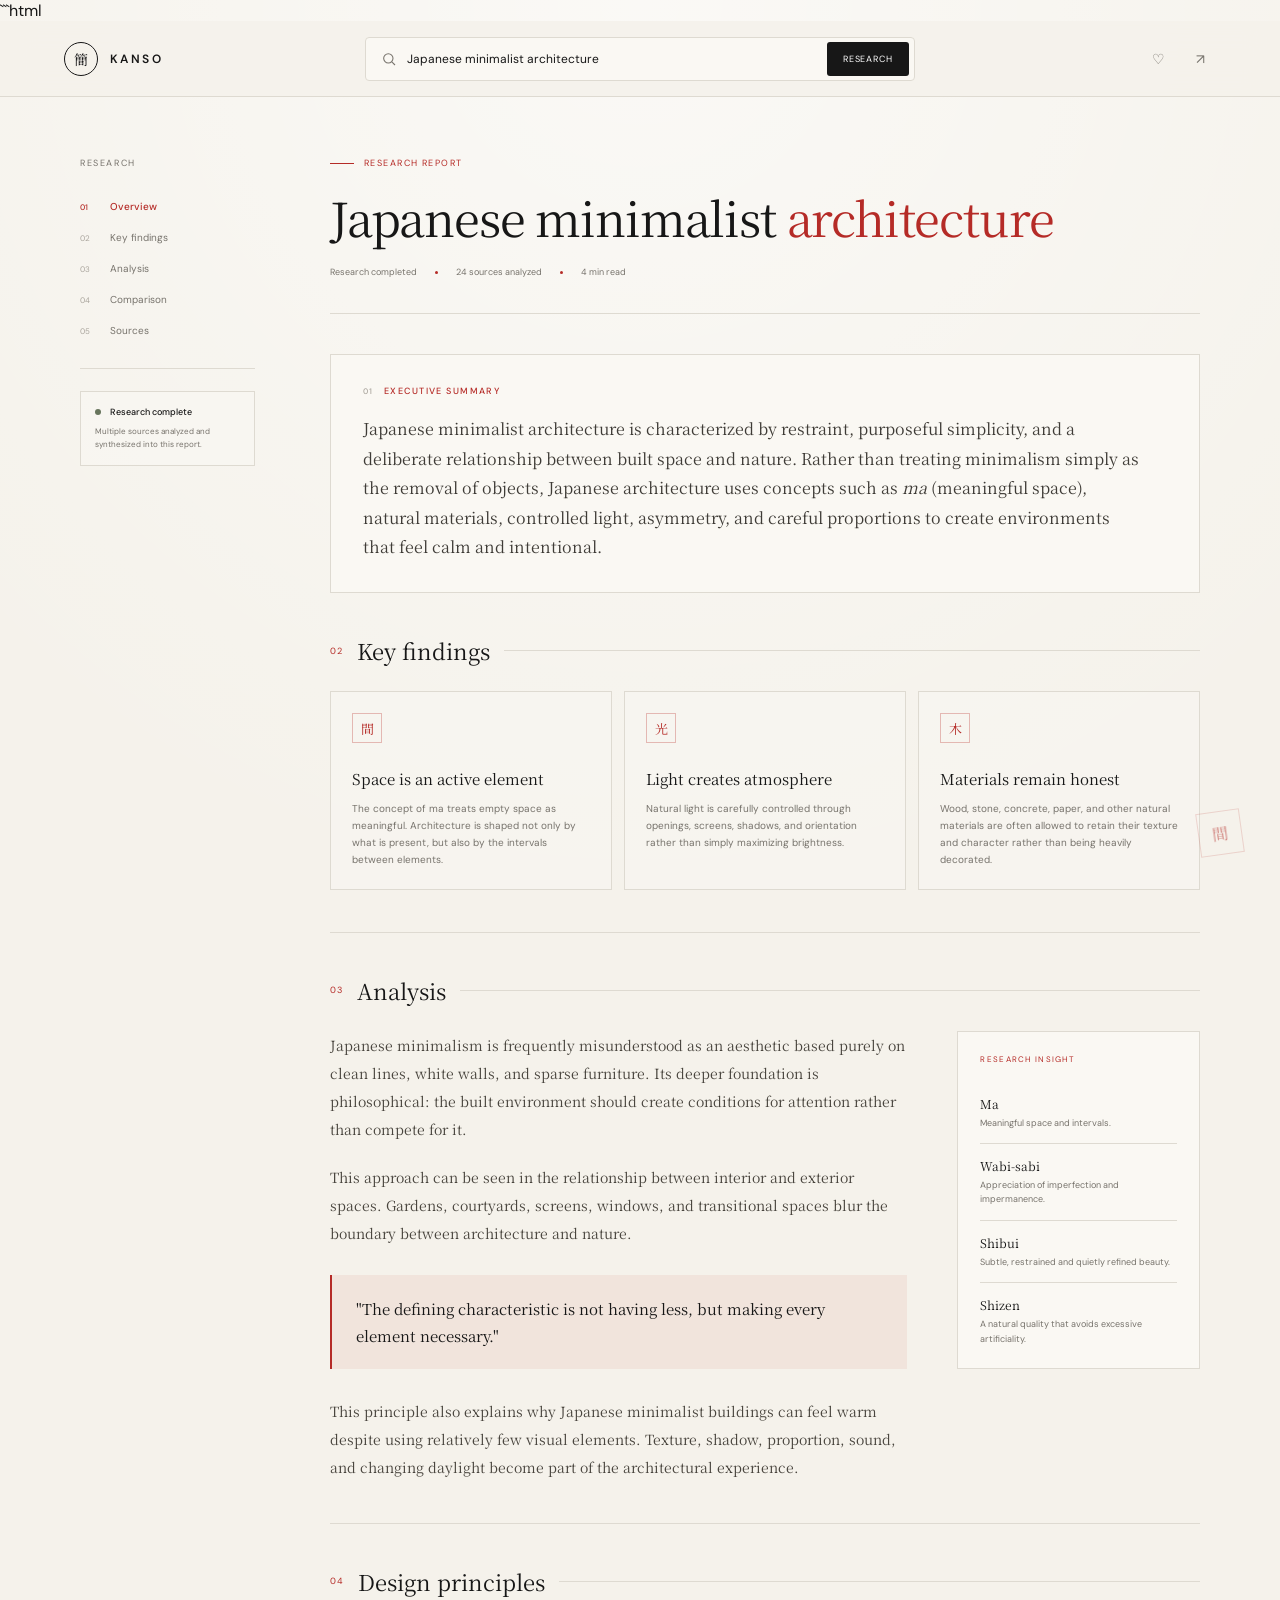
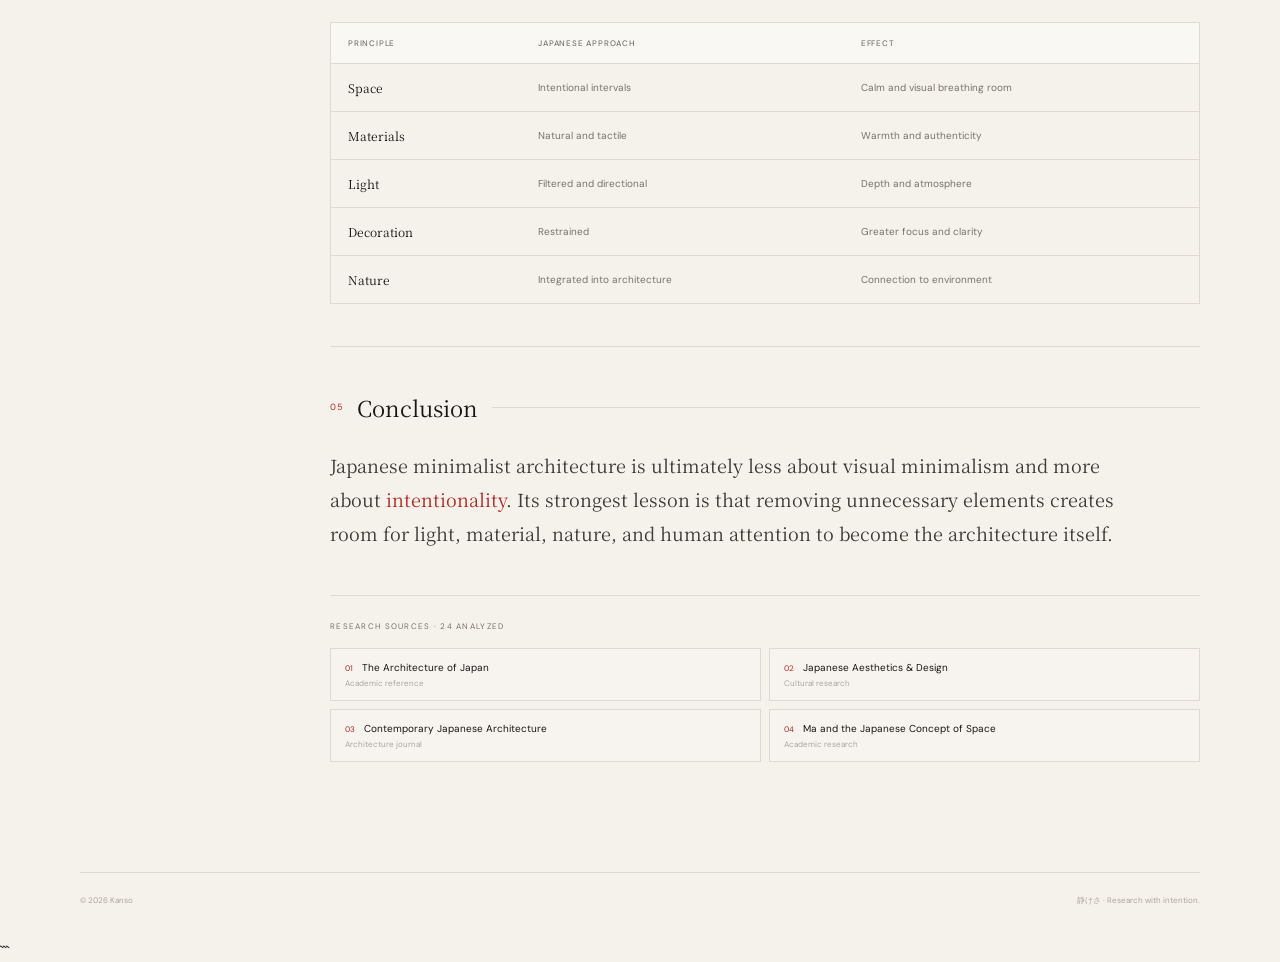
<file: example.html>
```html
<!DOCTYPE html>
<html lang="en">
<head>
  <meta charset="UTF-8">
  <meta name="viewport" content="width=device-width, initial-scale=1.0">

  <title>Kanso — Research</title>

  <link rel="preconnect" href="https://fonts.googleapis.com">
  <link rel="preconnect" href="https://fonts.gstatic.com" crossorigin>

  <link
    href="https://fonts.googleapis.com/css2?family=DM+Sans:wght@400;500;600&family=Noto+Serif+JP:wght@400;500;600&display=swap"
    rel="stylesheet"
  >

  <style>

    /* =========================================
       KANSO
       DIRECT RESEARCH INTERFACE
       ========================================= */

    :root {
      --paper: #f5f2eb;
      --paper-light: #faf8f3;
      --white: #fffefa;

      --ink: #171717;
      --muted: #77736c;
      --soft: #aaa59d;

      --line: #dedad1;

      --red: #b52b27;
      --red-light: rgba(181, 43, 39, 0.07);

      --green: #68755d;

      --serif: "Noto Serif JP", serif;
      --sans: "DM Sans", sans-serif;
    }


    /* =========================================
       RESET
       ========================================= */

    * {
      margin: 0;
      padding: 0;
      box-sizing: border-box;
    }

    html {
      scroll-behavior: smooth;
    }

    body {
      min-height: 100vh;

      background:
        radial-gradient(
          circle at 50% 0%,
          rgba(255,255,255,0.55),
          transparent 35%
        ),
        var(--paper);

      color: var(--ink);

      font-family: var(--sans);

      -webkit-font-smoothing: antialiased;
    }

    button,
    input {
      font: inherit;
    }

    button {
      cursor: pointer;
    }

    a {
      color: inherit;
      text-decoration: none;
    }


    /* =========================================
       HEADER
       ========================================= */

    .header {
      position: sticky;
      top: 0;
      z-index: 20;

      height: 76px;

      display: flex;
      align-items: center;

      padding: 0 5vw;

      background: rgba(245,242,235,0.94);

      backdrop-filter: blur(15px);

      border-bottom: 1px solid var(--line);
    }


    .brand {
      display: flex;
      align-items: center;

      gap: 12px;

      flex-shrink: 0;
    }


    .brand-mark {
      width: 34px;
      height: 34px;

      display: grid;
      place-items: center;

      border: 1px solid var(--ink);
      border-radius: 50%;

      font-family: var(--serif);
      font-size: 14px;
    }


    .brand-name {
      font-size: 12px;
      font-weight: 600;

      letter-spacing: 0.2em;
      text-transform: uppercase;
    }


    /* =========================================
       SEARCH BAR
       ========================================= */

    .search-area {
      position: absolute;

      left: 50%;

      transform: translateX(-50%);

      width: min(550px, 48vw);
    }


    .search-form {
      height: 44px;

      display: flex;
      align-items: center;

      padding: 4px 5px 4px 15px;

      background: var(--paper-light);

      border: 1px solid var(--line);

      border-radius: 4px;

      transition:
        border-color 0.2s ease,
        box-shadow 0.2s ease;
    }


    .search-form:focus-within {
      border-color: #aaa59c;

      box-shadow:
        0 0 0 3px rgba(181,43,39,0.04);
    }


    .search-icon {
      display: flex;

      margin-right: 10px;

      color: var(--muted);
    }


    .search-input {
      flex: 1;

      min-width: 0;

      height: 100%;

      border: 0;
      outline: 0;

      background: transparent;

      color: var(--ink);

      font-size: 12px;
    }


    .search-button {
      height: 34px;

      padding: 0 16px;

      border: 0;
      border-radius: 3px;

      background: var(--ink);

      color: white;

      font-size: 9px;

      letter-spacing: 0.1em;

      text-transform: uppercase;

      transition: background 0.2s ease;
    }


    .search-button:hover {
      background: var(--red);
    }


    /* =========================================
       HEADER ACTIONS
       ========================================= */

    .header-actions {
      margin-left: auto;

      display: flex;
      align-items: center;

      gap: 10px;
    }


    .header-action {
      width: 32px;
      height: 32px;

      display: grid;
      place-items: center;

      border: 1px solid transparent;

      border-radius: 3px;

      background: transparent;

      color: var(--muted);

      font-size: 14px;

      transition:
        border-color 0.2s ease,
        color 0.2s ease;
    }


    .header-action:hover {
      border-color: var(--line);

      color: var(--ink);
    }


    /* =========================================
       MAIN LAYOUT
       ========================================= */

    .page {
      width: min(1120px, 90%);

      margin: 0 auto;

      display: grid;

      grid-template-columns: 175px minmax(0, 1fr);

      gap: 75px;

      padding: 60px 0 100px;
    }


    /* =========================================
       LEFT NAVIGATION
       ========================================= */

    .side-nav {
      position: sticky;

      top: 105px;

      align-self: start;
    }


    .side-label {
      margin-bottom: 22px;

      color: var(--muted);

      font-size: 9px;

      letter-spacing: 0.18em;

      text-transform: uppercase;
    }


    .side-item {
      width: 100%;

      display: flex;
      align-items: center;

      gap: 10px;

      padding: 9px 0;

      border: 0;

      background: transparent;

      color: var(--muted);

      text-align: left;

      font-size: 10px;

      transition: color 0.2s ease;
    }


    .side-item:hover {
      color: var(--ink);
    }


    .side-item.active {
      color: var(--red);

      font-weight: 500;
    }


    .side-number {
      width: 20px;

      color: var(--soft);

      font-size: 8px;
    }


    .side-item.active .side-number {
      color: var(--red);
    }


    .side-divider {
      width: 100%;

      height: 1px;

      margin: 22px 0;

      background: var(--line);
    }


    .research-status {
      padding: 14px;

      border: 1px solid var(--line);

      background: rgba(250,248,243,0.5);
    }


    .status-dot {
      width: 6px;
      height: 6px;

      display: inline-block;

      margin-right: 7px;

      border-radius: 50%;

      background: var(--green);
    }


    .status-title {
      color: var(--ink);

      font-size: 9px;

      font-weight: 500;
    }


    .status-text {
      margin-top: 7px;

      color: var(--muted);

      font-size: 8px;

      line-height: 1.6;
    }


    /* =========================================
       RESEARCH CONTENT
       ========================================= */

    .research {
      min-width: 0;
    }


    /* =========================================
       RESEARCH HEADER
       ========================================= */

    .research-header {
      padding-bottom: 35px;

      border-bottom: 1px solid var(--line);
    }


    .research-label {
      display: flex;
      align-items: center;

      gap: 10px;

      margin-bottom: 17px;

      color: var(--red);

      font-size: 9px;

      letter-spacing: 0.16em;

      text-transform: uppercase;
    }


    .research-label::before {
      content: "";

      width: 24px;
      height: 1px;

      background: var(--red);
    }


    .research-title {
      max-width: 850px;

      font-family: var(--serif);

      font-size: clamp(30px, 4vw, 47px);

      font-weight: 400;

      line-height: 1.3;

      letter-spacing: -0.025em;
    }


    .research-title span {
      color: var(--red);
    }


    .research-meta {
      display: flex;

      align-items: center;

      gap: 18px;

      margin-top: 19px;

      color: var(--muted);

      font-size: 9px;
    }


    .meta-divider {
      width: 3px;
      height: 3px;

      border-radius: 50%;

      background: var(--red);
    }


    /* =========================================
       EXECUTIVE SUMMARY
       ========================================= */

    .summary {
      margin-top: 40px;

      padding: 30px 32px;

      border: 1px solid var(--line);

      background: var(--paper-light);
    }


    .summary-heading {
      display: flex;

      align-items: center;

      gap: 10px;

      margin-bottom: 17px;

      color: var(--red);

      font-size: 9px;

      font-weight: 500;

      letter-spacing: 0.16em;

      text-transform: uppercase;
    }


    .summary-heading::before {
      content: "01";

      color: var(--soft);

      font-size: 8px;
    }


    .summary p {
      max-width: 780px;

      color: #3e3b36;

      font-family: var(--serif);

      font-size: 16px;

      line-height: 1.85;
    }


    /* =========================================
       KEY FINDINGS
       ========================================= */

    .section {
      padding: 42px 0;

      border-bottom: 1px solid var(--line);
    }


    .section-heading {
      display: flex;

      align-items: center;

      gap: 14px;

      margin-bottom: 25px;
    }


    .section-number {
      color: var(--red);

      font-size: 9px;

      letter-spacing: 0.1em;
    }


    .section-heading h2 {
      font-family: var(--serif);

      font-size: 22px;

      font-weight: 400;
    }


    .section-line {
      flex: 1;

      height: 1px;

      background: var(--line);
    }


    /* FINDINGS GRID */

    .findings {
      display: grid;

      grid-template-columns: repeat(3, 1fr);

      gap: 12px;
    }


    .finding {
      min-height: 190px;

      padding: 21px;

      border: 1px solid var(--line);

      background: rgba(250,248,243,0.5);
    }


    .finding-symbol {
      width: 30px;
      height: 30px;

      display: grid;
      place-items: center;

      margin-bottom: 25px;

      border: 1px solid rgba(181,43,39,0.3);

      color: var(--red);

      font-family: var(--serif);

      font-size: 13px;
    }


    .finding h3 {
      margin-bottom: 9px;

      font-family: var(--serif);

      font-size: 15px;

      font-weight: 400;

      line-height: 1.5;
    }


    .finding p {
      color: var(--muted);

      font-size: 10px;

      line-height: 1.7;
    }


    /* =========================================
       DETAILED ANALYSIS
       ========================================= */

    .analysis {
      display: grid;

      grid-template-columns: 1fr 0.42fr;

      gap: 50px;
    }


    .analysis-text p {
      margin-bottom: 20px;

      color: #49453e;

      font-family: var(--serif);

      font-size: 14px;

      line-height: 2;
    }


    .analysis-text p:last-child {
      margin-bottom: 0;
    }


    .highlight {
      margin: 28px 0;

      padding: 20px 24px;

      border-left: 2px solid var(--red);

      background: var(--red-light);
    }


    .highlight p {
      margin: 0;

      color: var(--ink);

      font-family: var(--serif);

      font-size: 15px;

      line-height: 1.8;
    }


    /* =========================================
       INSIGHT PANEL
       ========================================= */

    .insight-panel {
      align-self: start;

      padding: 22px;

      border: 1px solid var(--line);

      background: var(--paper-light);
    }


    .insight-label {
      margin-bottom: 18px;

      color: var(--red);

      font-size: 8px;

      letter-spacing: 0.16em;

      text-transform: uppercase;
    }


    .insight-item {
      padding: 13px 0;

      border-bottom: 1px solid var(--line);
    }


    .insight-item:last-child {
      border-bottom: 0;

      padding-bottom: 0;
    }


    .insight-item strong {
      display: block;

      margin-bottom: 4px;

      font-family: var(--serif);

      font-size: 12px;

      font-weight: 400;
    }


    .insight-item span {
      color: var(--muted);

      font-size: 9px;

      line-height: 1.6;
    }


    /* =========================================
       COMPARISON
       ========================================= */

    .comparison {
      overflow-x: auto;

      border: 1px solid var(--line);
    }


    .comparison table {
      width: 100%;

      border-collapse: collapse;

      min-width: 580px;
    }


    .comparison th,
    .comparison td {
      padding: 15px 17px;

      border-bottom: 1px solid var(--line);

      text-align: left;

      font-size: 10px;
    }


    .comparison th {
      color: var(--muted);

      background: var(--paper-light);

      font-size: 8px;

      font-weight: 500;

      letter-spacing: 0.1em;

      text-transform: uppercase;
    }


    .comparison tr:last-child td {
      border-bottom: 0;
    }


    .comparison td:first-child {
      color: var(--ink);

      font-family: var(--serif);

      font-size: 12px;
    }


    .comparison td {
      color: var(--muted);
    }


    /* =========================================
       CONCLUSION
       ========================================= */

    .conclusion {
      padding: 45px 0 10px;
    }


    .conclusion p {
      max-width: 820px;

      color: #3e3b36;

      font-family: var(--serif);

      font-size: 18px;

      line-height: 1.9;
    }


    .conclusion strong {
      color: var(--red);

      font-weight: 400;
    }


    /* =========================================
       SOURCES
       ========================================= */

    .sources {
      margin-top: 45px;

      padding-top: 25px;

      border-top: 1px solid var(--line);
    }


    .sources-heading {
      margin-bottom: 17px;

      color: var(--muted);

      font-size: 8px;

      letter-spacing: 0.16em;

      text-transform: uppercase;
    }


    .source-list {
      display: grid;

      grid-template-columns: 1fr 1fr;

      gap: 8px;
    }


    .source {
      padding: 12px 14px;

      border: 1px solid var(--line);

      background: rgba(250,248,243,0.5);

      transition:
        background 0.2s ease,
        border-color 0.2s ease;
    }


    .source:hover {
      background: var(--paper-light);

      border-color: #c8c3b9;
    }


    .source-number {
      margin-right: 7px;

      color: var(--red);

      font-size: 8px;
    }


    .source-name {
      color: var(--ink);

      font-size: 10px;
    }


    .source-type {
      display: block;

      margin-top: 4px;

      color: var(--soft);

      font-size: 8px;
    }


    /* =========================================
       FOOTER
       ========================================= */

    .footer {
      width: min(1120px, 90%);

      margin: 0 auto;

      padding: 22px 0 35px;

      border-top: 1px solid var(--line);

      display: flex;

      justify-content: space-between;

      color: var(--soft);

      font-size: 8px;
    }


    /* =========================================
       FLOATING SEAL
       ========================================= */

    .seal {
      position: fixed;

      right: 3vw;

      bottom: 5vh;

      width: 44px;
      height: 44px;

      display: grid;
      place-items: center;

      border: 1px solid rgba(181,43,39,0.3);

      color: var(--red);

      font-family: var(--serif);

      font-size: 16px;

      opacity: 0.55;

      transform: rotate(-8deg);

      pointer-events: none;
    }


    /* =========================================
       RESPONSIVE
       ========================================= */

    @media (max-width: 900px) {

      .page {
        grid-template-columns: 145px 1fr;

        gap: 40px;
      }

      .findings {
        grid-template-columns: 1fr;
      }

      .analysis {
        grid-template-columns: 1fr;
      }

      .insight-panel {
        max-width: 500px;
      }

    }


    @media (max-width: 700px) {

      .header {
        height: auto;

        min-height: 70px;

        padding: 14px 6%;

        flex-wrap: wrap;

        gap: 12px;
      }

      .search-area {
        position: static;

        order: 3;

        transform: none;

        width: 100%;
      }

      .page {
        width: 88%;

        display: block;

        padding-top: 40px;
      }

      .side-nav {
        position: static;

        display: flex;

        align-items: center;

        gap: 5px;

        overflow-x: auto;

        padding-bottom: 18px;

        margin-bottom: 35px;

        border-bottom: 1px solid var(--line);
      }

      .side-label,
      .side-divider,
      .research-status {
        display: none;
      }

      .side-item {
        width: auto;

        padding: 7px 10px;

        white-space: nowrap;

        border: 1px solid transparent;
      }

      .side-item.active {
        border-color: var(--line);

        background: var(--paper-light);
      }

      .research-title {
        font-size: 30px;
      }

      .summary {
        padding: 23px;
      }

      .summary p {
        font-size: 14px;
      }

      .source-list {
        grid-template-columns: 1fr;
      }

      .seal {
        display: none;
      }

    }


    @media (max-width: 450px) {

      .brand-name {
        font-size: 10px;
      }

      .header-actions {
        gap: 3px;
      }

      .header-action {
        width: 28px;
        height: 28px;
      }

      .research-meta {
        flex-wrap: wrap;

        gap: 9px;
      }

      .research-title {
        font-size: 27px;
      }

      .summary {
        margin-top: 28px;
      }

      .section {
        padding: 35px 0;
      }

      .finding {
        min-height: auto;
      }

      .conclusion p {
        font-size: 16px;
      }

    }

  </style>
</head>


<body>


  <!-- =====================================
       HEADER
       ===================================== -->

  <header class="header">

    <a href="#" class="brand">

      <span class="brand-mark">
        簡
      </span>

      <span class="brand-name">
        Kanso
      </span>

    </a>


    <!-- SEARCH -->

    <div class="search-area">

      <form class="search-form">

        <span class="search-icon">

          <svg
            width="16"
            height="16"
            viewBox="0 0 24 24"
            fill="none"
            stroke="currentColor"
            stroke-width="1.6"
          >

            <circle
              cx="11"
              cy="11"
              r="7"
            />

            <path
              d="M16.2 16.2L21 21"
            />

          </svg>

        </span>


        <input
          class="search-input"
          type="search"
          value="Japanese minimalist architecture"
          placeholder="Research anything..."
        >


        <button
          class="search-button"
          type="submit"
        >
          Research
        </button>

      </form>

    </div>


    <!-- ACTIONS -->

    <div class="header-actions">

      <button
        class="header-action"
        title="Save research"
      >
        ♡
      </button>

      <button
        class="header-action"
        title="Share"
      >
        ↗
      </button>

    </div>

  </header>


  <!-- =====================================
       PAGE
       ===================================== -->

  <div class="page">


    <!-- ===================================
         SIDE NAVIGATION
         =================================== -->

    <aside class="side-nav">

      <div class="side-label">
        Research
      </div>


      <button class="side-item active">

        <span class="side-number">
          01
        </span>

        Overview

      </button>


      <button class="side-item">

        <span class="side-number">
          02
        </span>

        Key findings

      </button>


      <button class="side-item">

        <span class="side-number">
          03
        </span>

        Analysis

      </button>


      <button class="side-item">

        <span class="side-number">
          04
        </span>

        Comparison

      </button>


      <button class="side-item">

        <span class="side-number">
          05
        </span>

        Sources

      </button>


      <div class="side-divider"></div>


      <div class="research-status">

        <div class="status-title">

          <span class="status-dot"></span>

          Research complete

        </div>

        <p class="status-text">
          Multiple sources analyzed and
          synthesized into this report.
        </p>

      </div>

    </aside>


    <!-- ===================================
         RESEARCH
         =================================== -->

    <main class="research">


      <!-- RESEARCH HEADER -->

      <header class="research-header">

        <div class="research-label">
          Research report
        </div>


        <h1 class="research-title">

          Japanese minimalist
          <span>architecture</span>

        </h1>


        <div class="research-meta">

          <span>
            Research completed
          </span>

          <span class="meta-divider"></span>

          <span>
            24 sources analyzed
          </span>

          <span class="meta-divider"></span>

          <span>
            4 min read
          </span>

        </div>

      </header>


      <!-- =================================
           SUMMARY
           ================================= -->

      <section class="summary">

        <div class="summary-heading">
          Executive summary
        </div>


        <p>

          Japanese minimalist architecture is characterized by
          restraint, purposeful simplicity, and a deliberate
          relationship between built space and nature. Rather than
          treating minimalism simply as the removal of objects,
          Japanese architecture uses concepts such as
          <em>ma</em> (meaningful space), natural materials,
          controlled light, asymmetry, and careful proportions
          to create environments that feel calm and intentional.

        </p>

      </section>


      <!-- =================================
           KEY FINDINGS
           ================================= -->

      <section class="section">

        <div class="section-heading">

          <span class="section-number">
            02
          </span>

          <h2>
            Key findings
          </h2>

          <span class="section-line"></span>

        </div>


        <div class="findings">


          <article class="finding">

            <div class="finding-symbol">
              間
            </div>

            <h3>
              Space is an active element
            </h3>

            <p>
              The concept of ma treats empty space as meaningful.
              Architecture is shaped not only by what is present,
              but also by the intervals between elements.
            </p>

          </article>


          <article class="finding">

            <div class="finding-symbol">
              光
            </div>

            <h3>
              Light creates atmosphere
            </h3>

            <p>
              Natural light is carefully controlled through openings,
              screens, shadows, and orientation rather than simply
              maximizing brightness.
            </p>

          </article>


          <article class="finding">

            <div class="finding-symbol">
              木
            </div>

            <h3>
              Materials remain honest
            </h3>

            <p>
              Wood, stone, concrete, paper, and other natural materials
              are often allowed to retain their texture and character
              rather than being heavily decorated.
            </p>

          </article>


        </div>

      </section>


      <!-- =================================
           ANALYSIS
           ================================= -->

      <section class="section">

        <div class="section-heading">

          <span class="section-number">
            03
          </span>

          <h2>
            Analysis
          </h2>

          <span class="section-line"></span>

        </div>


        <div class="analysis">


          <div class="analysis-text">

            <p>
              Japanese minimalism is frequently misunderstood as
              an aesthetic based purely on clean lines, white walls,
              and sparse furniture. Its deeper foundation is
              philosophical: the built environment should create
              conditions for attention rather than compete for it.
            </p>


            <p>
              This approach can be seen in the relationship between
              interior and exterior spaces. Gardens, courtyards,
              screens, windows, and transitional spaces blur the
              boundary between architecture and nature.
            </p>


            <div class="highlight">

              <p>
                "The defining characteristic is not having less,
                but making every element necessary."
              </p>

            </div>


            <p>
              This principle also explains why Japanese minimalist
              buildings can feel warm despite using relatively few
              visual elements. Texture, shadow, proportion, sound,
              and changing daylight become part of the architectural
              experience.
            </p>

          </div>


          <aside class="insight-panel">

            <div class="insight-label">
              Research insight
            </div>


            <div class="insight-item">

              <strong>
                Ma
              </strong>

              <span>
                Meaningful space and intervals.
              </span>

            </div>


            <div class="insight-item">

              <strong>
                Wabi-sabi
              </strong>

              <span>
                Appreciation of imperfection and impermanence.
              </span>

            </div>


            <div class="insight-item">

              <strong>
                Shibui
              </strong>

              <span>
                Subtle, restrained and quietly refined beauty.
              </span>

            </div>


            <div class="insight-item">

              <strong>
                Shizen
              </strong>

              <span>
                A natural quality that avoids excessive artificiality.
              </span>

            </div>

          </aside>


        </div>

      </section>


      <!-- =================================
           COMPARISON
           ================================= -->

      <section class="section">

        <div class="section-heading">

          <span class="section-number">
            04
          </span>

          <h2>
            Design principles
          </h2>

          <span class="section-line"></span>

        </div>


        <div class="comparison">

          <table>

            <thead>

              <tr>

                <th>
                  Principle
                </th>

                <th>
                  Japanese approach
                </th>

                <th>
                  Effect
                </th>

              </tr>

            </thead>


            <tbody>

              <tr>

                <td>
                  Space
                </td>

                <td>
                  Intentional intervals
                </td>

                <td>
                  Calm and visual breathing room
                </td>

              </tr>


              <tr>

                <td>
                  Materials
                </td>

                <td>
                  Natural and tactile
                </td>

                <td>
                  Warmth and authenticity
                </td>

              </tr>


              <tr>

                <td>
                  Light
                </td>

                <td>
                  Filtered and directional
                </td>

                <td>
                  Depth and atmosphere
                </td>

              </tr>


              <tr>

                <td>
                  Decoration
                </td>

                <td>
                  Restrained
                </td>

                <td>
                  Greater focus and clarity
                </td>

              </tr>


              <tr>

                <td>
                  Nature
                </td>

                <td>
                  Integrated into architecture
                </td>

                <td>
                  Connection to environment
                </td>

              </tr>

            </tbody>

          </table>

        </div>

      </section>


      <!-- =================================
           CONCLUSION
           ================================= -->

      <section class="conclusion">

        <div class="section-heading">

          <span class="section-number">
            05
          </span>

          <h2>
            Conclusion
          </h2>

          <span class="section-line"></span>

        </div>


        <p>

          Japanese minimalist architecture is ultimately less about
          visual minimalism and more about <strong>intentionality</strong>.
          Its strongest lesson is that removing unnecessary elements
          creates room for light, material, nature, and human attention
          to become the architecture itself.

        </p>


        <!-- SOURCES -->

        <div class="sources">

          <div class="sources-heading">
            Research sources · 24 analyzed
          </div>


          <div class="source-list">


            <a href="#" class="source">

              <span class="source-number">
                01
              </span>

              <span class="source-name">
                The Architecture of Japan
              </span>

              <span class="source-type">
                Academic reference
              </span>

            </a>


            <a href="#" class="source">

              <span class="source-number">
                02
              </span>

              <span class="source-name">
                Japanese Aesthetics &amp; Design
              </span>

              <span class="source-type">
                Cultural research
              </span>

            </a>


            <a href="#" class="source">

              <span class="source-number">
                03
              </span>

              <span class="source-name">
                Contemporary Japanese Architecture
              </span>

              <span class="source-type">
                Architecture journal
              </span>

            </a>


            <a href="#" class="source">

              <span class="source-number">
                04
              </span>

              <span class="source-name">
                Ma and the Japanese Concept of Space
              </span>

              <span class="source-type">
                Academic research
              </span>

            </a>


          </div>

        </div>

      </section>


    </main>

  </div>


  <!-- =====================================
       FOOTER
       ===================================== -->

  <footer class="footer">

    <span>
      © 2026 Kanso
    </span>

    <span>
      静けさ · Research with intention.
    </span>

  </footer>


  <!-- =====================================
       DECORATIVE SEAL
       ===================================== -->

  <div class="seal">
    間
  </div>


  <!-- =====================================
       JAVASCRIPT
       ===================================== -->

  <script>

    /*
     * Search form
     */

    const searchForm =
      document.querySelector(".search-form");


    searchForm.addEventListener(
      "submit",
      function(event) {

        event.preventDefault();

        const input =
          document.querySelector(".search-input");

        const query =
          input.value.trim();

        if (!query) {
          input.focus();
          return;
        }

        /*
         * Connect this to your research backend/API.
         */

        console.log("Research query:", query);

      }
    );


    /*
     * Sidebar navigation
     */

    const sideItems =
      document.querySelectorAll(".side-item");


    sideItems.forEach(function(item) {

      item.addEventListener(
        "click",
        function() {

          sideItems.forEach(function(other) {
            other.classList.remove("active");
          });

          item.classList.add("active");

        }
      );

    });


    /*
     * Keyboard shortcut
     */

    document.addEventListener(
      "keydown",
      function(event) {

        if (
          (event.metaKey || event.ctrlKey) &&
          event.key.toLowerCase() === "k"
        ) {

          event.preventDefault();

          const input =
            document.querySelector(".search-input");

          input.focus();

          input.select();

        }

      }
    );


    /*
     * Save button
     */

    const saveButton =
      document.querySelector('[title="Save research"]');


    saveButton.addEventListener(
      "click",
      function() {

        if (saveButton.textContent.trim() === "♡") {

          saveButton.textContent = "♥";

          saveButton.style.color = "#b52b27";

        } else {

          saveButton.textContent = "♡";

          saveButton.style.color = "";

        }

      }
    );

  </script>

</body>
</html>
```
</file>
